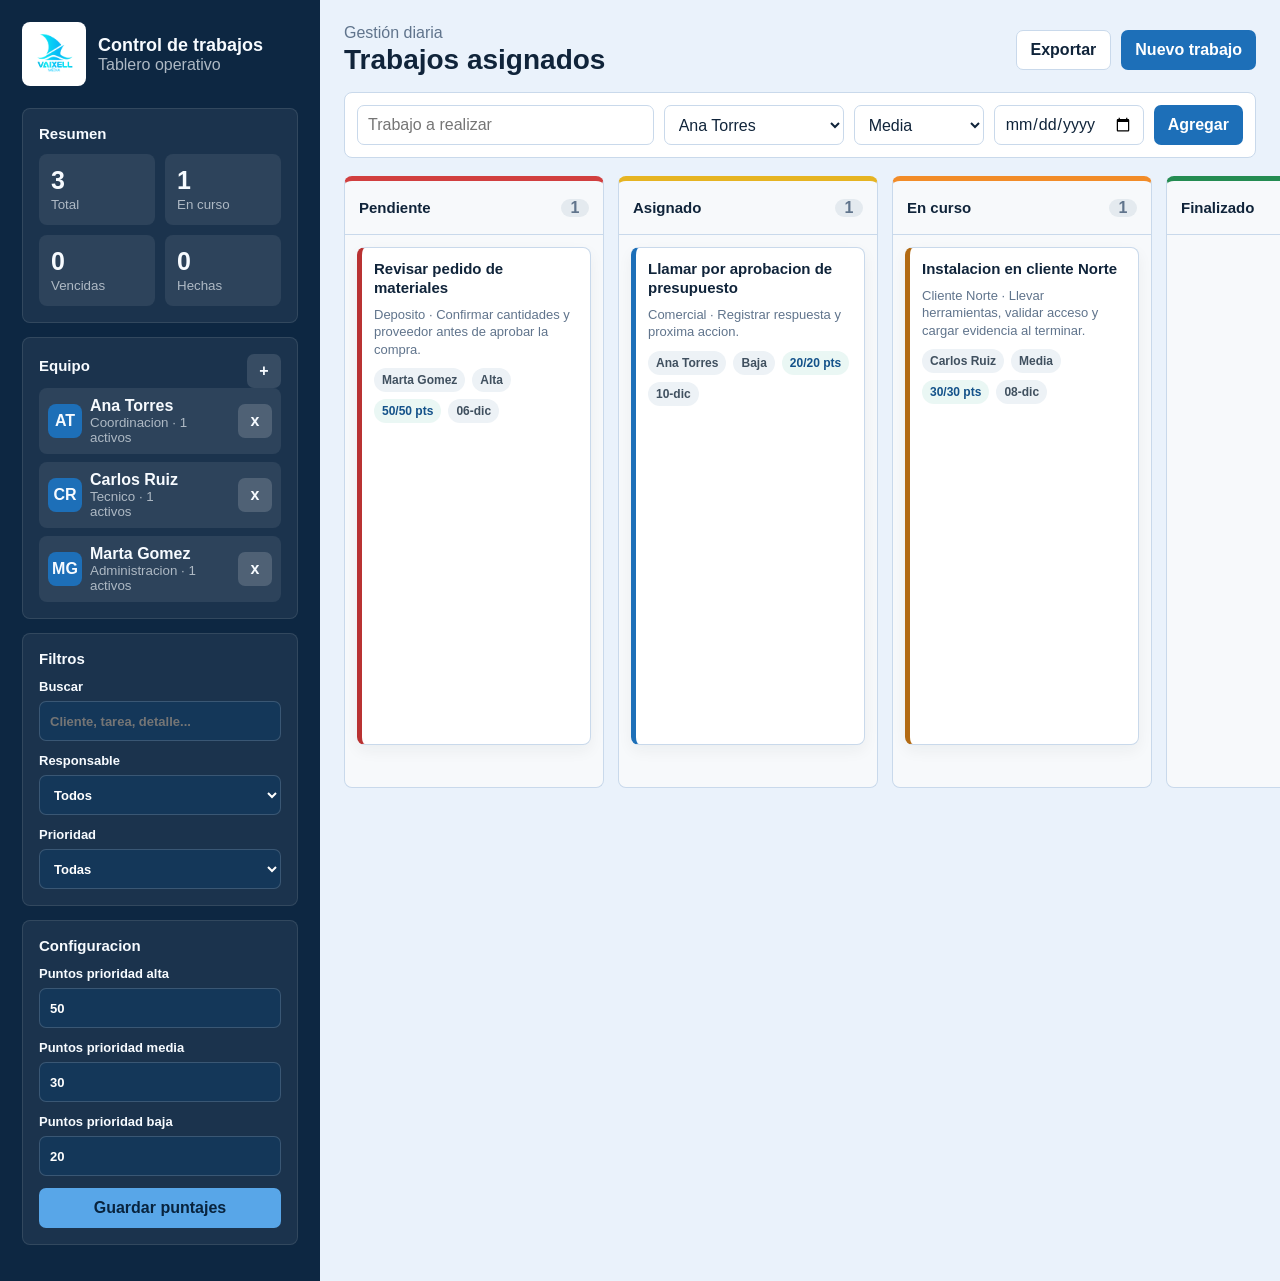
<file: index.html>
<!doctype html>
<html lang="es">
  <head>
    <meta charset="UTF-8" />
    <meta name="viewport" content="width=device-width, initial-scale=1.0" />
    <title>Control de trabajos</title>
    <link rel="stylesheet" href="styles.css" />
  </head>
  <body>
    <div class="app-shell">
      <aside class="sidebar">
        <div class="brand">
          <img class="brand-logo" src="vaixell-media-logo.png" alt="Vaixell Media" />
          <div>
            <h1>Control de trabajos</h1>
            <p>Tablero operativo</p>
          </div>
        </div>

        <section class="panel compact">
          <h2>Resumen</h2>
          <div class="stats-grid">
            <div>
              <span id="statTotal">0</span>
              <small>Total</small>
            </div>
            <div>
              <span id="statProgress">0</span>
              <small>En curso</small>
            </div>
            <div>
              <span id="statLate">0</span>
              <small>Vencidas</small>
            </div>
            <div>
              <span id="statDone">0</span>
              <small>Hechas</small>
            </div>
          </div>
        </section>

        <section class="panel">
          <div class="panel-title">
            <h2>Equipo</h2>
            <button class="icon-button" id="addEmployeeBtn" title="Agregar empleado">+</button>
          </div>
          <div class="employee-list" id="employeeList"></div>
        </section>

        <section class="panel">
          <h2>Filtros</h2>
          <label>
            Buscar
            <input id="searchInput" type="search" placeholder="Cliente, tarea, detalle..." />
          </label>
          <label>
            Responsable
            <select id="employeeFilter"></select>
          </label>
          <label>
            Prioridad
            <select id="priorityFilter">
              <option value="all">Todas</option>
              <option value="Alta">Alta</option>
              <option value="Media">Media</option>
              <option value="Baja">Baja</option>
            </select>
          </label>
        </section>

        <section class="panel">
          <h2>Configuracion</h2>
          <form id="settingsForm" class="settings-form">
            <label>
              Puntos prioridad alta
              <input id="pointsAlta" type="number" min="0" step="1" />
            </label>
            <label>
              Puntos prioridad media
              <input id="pointsMedia" type="number" min="0" step="1" />
            </label>
            <label>
              Puntos prioridad baja
              <input id="pointsBaja" type="number" min="0" step="1" />
            </label>
            <button type="submit">Guardar puntajes</button>
          </form>
        </section>
      </aside>

      <main class="workspace">
        <header class="topbar">
          <div>
            <p class="eyebrow">Gestión diaria</p>
            <h2>Trabajos asignados</h2>
          </div>
          <div class="actions">
            <button class="secondary" id="exportBtn">Exportar</button>
            <button class="primary" id="newTaskBtn">Nuevo trabajo</button>
          </div>
        </header>

        <section class="quick-entry">
          <form id="quickTaskForm">
            <input id="quickTitle" required placeholder="Trabajo a realizar" />
            <select id="quickEmployee"></select>
            <select id="quickPriority">
              <option>Media</option>
              <option>Alta</option>
              <option>Baja</option>
            </select>
            <input id="quickDue" type="date" />
            <button type="submit">Agregar</button>
          </form>
        </section>

        <section class="board" id="board"></section>
      </main>
    </div>

    <dialog id="taskDialog">
      <form id="taskForm" method="dialog">
        <div class="modal-head">
          <h2 id="dialogTitle">Nuevo trabajo</h2>
          <button type="button" class="icon-button" id="closeDialogBtn" title="Cerrar">x</button>
        </div>
        <input type="hidden" id="taskId" />
        <label>
          Trabajo
          <input id="taskTitle" required maxlength="90" />
        </label>
        <label>
          Cliente / área
          <input id="taskClient" maxlength="70" />
        </label>
        <div class="form-grid">
          <label>
            Responsable
            <select id="taskEmployee"></select>
          </label>
          <label>
            Estado
            <select id="taskStatus"></select>
          </label>
        </div>
        <div class="form-grid">
          <label>
            Prioridad
            <select id="taskPriority">
              <option>Alta</option>
              <option>Media</option>
              <option>Baja</option>
            </select>
          </label>
          <label>
            Vence
            <input id="taskDue" type="date" />
          </label>
        </div>
        <div class="form-grid">
          <label>
            Puntos de esta tarea
            <input id="taskPoints" type="number" min="0" step="1" value="30" />
          </label>
          <label>
            Descuento por dia de atraso
            <input id="taskPenalty" type="number" min="0" step="1" value="1" />
          </label>
        </div>
        <p class="points-preview" id="taskPointsPreview">Puntaje sugerido por prioridad: 30</p>
        <label>
          Detalle
          <textarea id="taskNotes" rows="4"></textarea>
        </label>
        <div class="modal-actions">
          <button type="button" class="danger" id="deleteTaskBtn">Eliminar</button>
          <span></span>
          <button type="button" class="secondary" id="cancelDialogBtn">Cancelar</button>
          <button class="primary" id="saveTaskBtn">Guardar</button>
        </div>
      </form>
    </dialog>

    <dialog id="employeeDialog">
      <form id="employeeForm" method="dialog">
        <div class="modal-head">
          <h2>Nuevo empleado</h2>
          <button type="button" class="icon-button" id="closeEmployeeBtn" title="Cerrar">x</button>
        </div>
        <label>
          Nombre
          <input id="employeeName" required maxlength="40" />
        </label>
        <label>
          Rol
          <input id="employeeRole" maxlength="50" placeholder="Técnico, administración..." />
        </label>
        <div class="modal-actions two">
          <button type="button" class="secondary" id="cancelEmployeeBtn">Cancelar</button>
          <button class="primary">Guardar</button>
        </div>
      </form>
    </dialog>

    <dialog id="confirmDialog">
      <form id="confirmForm" method="dialog">
        <div class="modal-head">
          <h2>Eliminar empleado</h2>
          <button type="button" class="icon-button" id="closeConfirmBtn" title="Cerrar">x</button>
        </div>
        <p class="confirm-copy" id="confirmMessage">
          Esta accion dejara las tareas asignadas sin responsable.
        </p>
        <div class="modal-actions two">
          <button type="button" class="secondary" id="cancelConfirmBtn">Cancelar</button>
          <button class="danger" id="confirmDeleteBtn">Eliminar</button>
        </div>
      </form>
    </dialog>

    <script src="app.js"></script>
  </body>
</html>
</file>
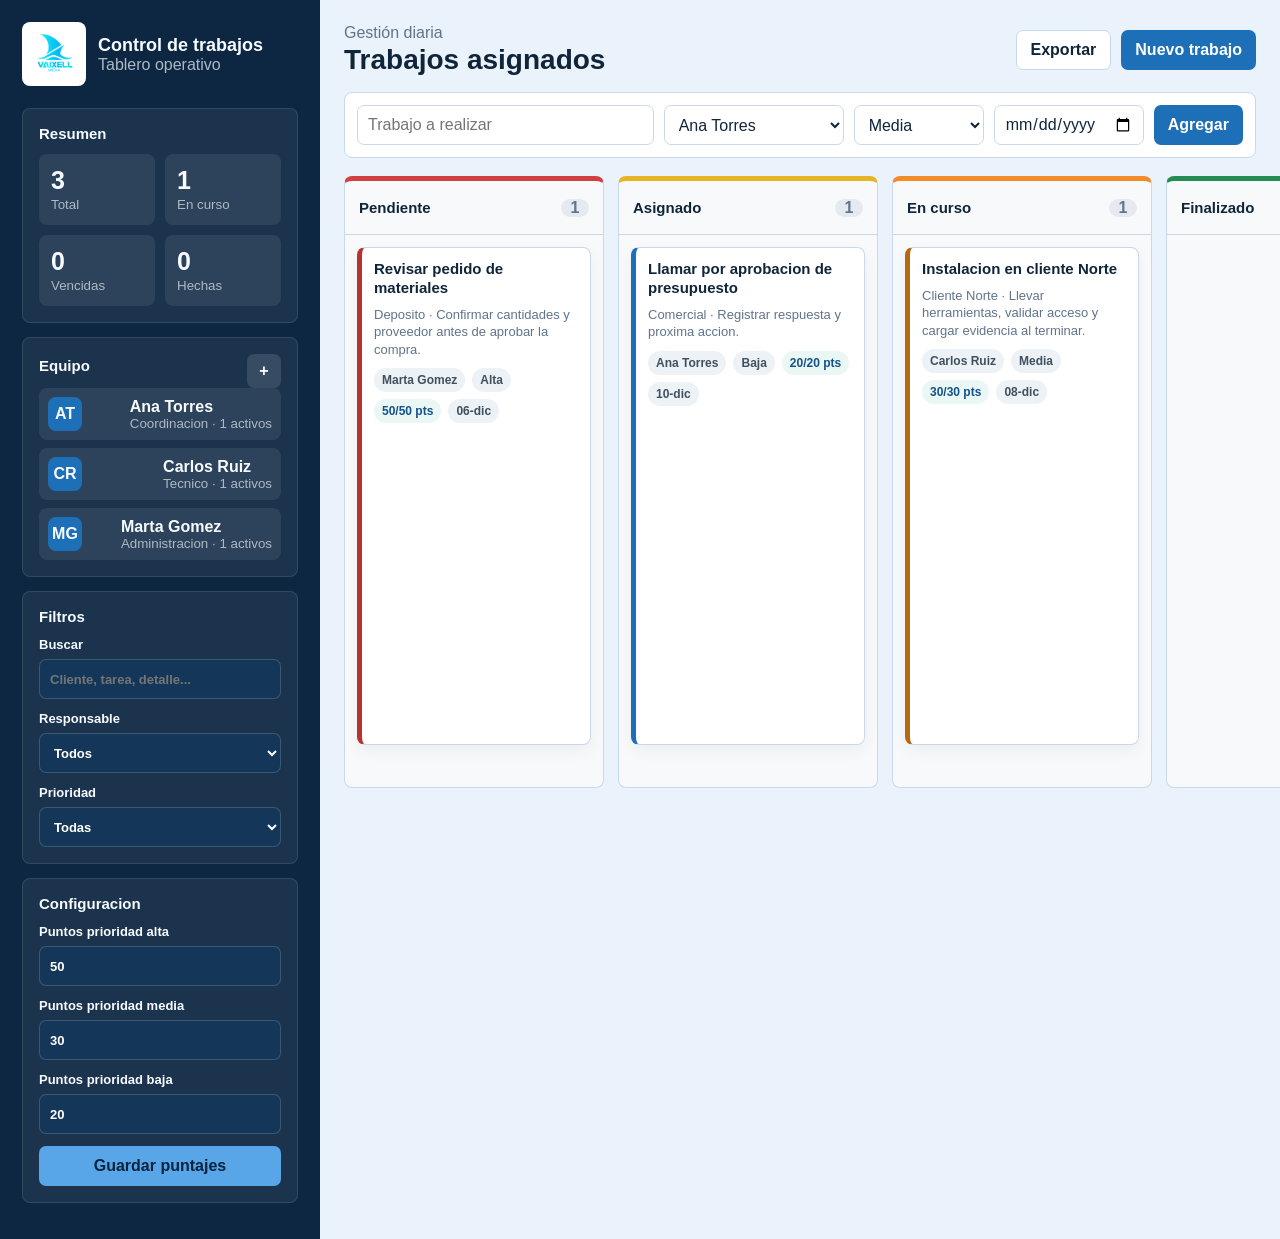
<file: quiero-crear-una-app-para-controlar/index.html>
<!doctype html>
<html lang="es">
  <head>
    <meta charset="UTF-8" />
    <meta name="viewport" content="width=device-width, initial-scale=1.0" />
    <title>Control de trabajos</title>
    <link rel="stylesheet" href="styles.css" />
  </head>
  <body>
    <div class="app-shell">
      <aside class="sidebar">
        <div class="brand">
          <img class="brand-logo" src="assets/vaixell-media-logo.png" alt="Vaixell Media" />
          <div>
            <h1>Control de trabajos</h1>
            <p>Tablero operativo</p>
          </div>
        </div>

        <section class="panel compact">
          <h2>Resumen</h2>
          <div class="stats-grid">
            <div>
              <span id="statTotal">0</span>
              <small>Total</small>
            </div>
            <div>
              <span id="statProgress">0</span>
              <small>En curso</small>
            </div>
            <div>
              <span id="statLate">0</span>
              <small>Vencidas</small>
            </div>
            <div>
              <span id="statDone">0</span>
              <small>Hechas</small>
            </div>
          </div>
        </section>

        <section class="panel">
          <div class="panel-title">
            <h2>Equipo</h2>
            <button class="icon-button" id="addEmployeeBtn" title="Agregar empleado">+</button>
          </div>
          <div class="employee-list" id="employeeList"></div>
        </section>

        <section class="panel">
          <h2>Filtros</h2>
          <label>
            Buscar
            <input id="searchInput" type="search" placeholder="Cliente, tarea, detalle..." />
          </label>
          <label>
            Responsable
            <select id="employeeFilter"></select>
          </label>
          <label>
            Prioridad
            <select id="priorityFilter">
              <option value="all">Todas</option>
              <option value="Alta">Alta</option>
              <option value="Media">Media</option>
              <option value="Baja">Baja</option>
            </select>
          </label>
        </section>

        <section class="panel">
          <h2>Configuracion</h2>
          <form id="settingsForm" class="settings-form">
            <label>
              Puntos prioridad alta
              <input id="pointsAlta" type="number" min="0" step="1" />
            </label>
            <label>
              Puntos prioridad media
              <input id="pointsMedia" type="number" min="0" step="1" />
            </label>
            <label>
              Puntos prioridad baja
              <input id="pointsBaja" type="number" min="0" step="1" />
            </label>
            <button type="submit">Guardar puntajes</button>
          </form>
        </section>
      </aside>

      <main class="workspace">
        <header class="topbar">
          <div>
            <p class="eyebrow">Gestión diaria</p>
            <h2>Trabajos asignados</h2>
          </div>
          <div class="actions">
            <button class="secondary" id="exportBtn">Exportar</button>
            <button class="primary" id="newTaskBtn">Nuevo trabajo</button>
          </div>
        </header>

        <section class="quick-entry">
          <form id="quickTaskForm">
            <input id="quickTitle" required placeholder="Trabajo a realizar" />
            <select id="quickEmployee"></select>
            <select id="quickPriority">
              <option>Media</option>
              <option>Alta</option>
              <option>Baja</option>
            </select>
            <input id="quickDue" type="date" />
            <button type="submit">Agregar</button>
          </form>
        </section>

        <section class="board" id="board"></section>
      </main>
    </div>

    <dialog id="taskDialog">
      <form id="taskForm" method="dialog">
        <div class="modal-head">
          <h2 id="dialogTitle">Nuevo trabajo</h2>
          <button type="button" class="icon-button" id="closeDialogBtn" title="Cerrar">x</button>
        </div>
        <input type="hidden" id="taskId" />
        <label>
          Trabajo
          <input id="taskTitle" required maxlength="90" />
        </label>
        <label>
          Cliente / área
          <input id="taskClient" maxlength="70" />
        </label>
        <div class="form-grid">
          <label>
            Responsable
            <select id="taskEmployee"></select>
          </label>
          <label>
            Estado
            <select id="taskStatus"></select>
          </label>
        </div>
        <div class="form-grid">
          <label>
            Prioridad
            <select id="taskPriority">
              <option>Alta</option>
              <option>Media</option>
              <option>Baja</option>
            </select>
          </label>
          <label>
            Vence
            <input id="taskDue" type="date" />
          </label>
        </div>
        <p class="points-preview" id="taskPointsPreview">Puntos por prioridad: 30</p>
        <label>
          Descuento por dia de atraso
          <input id="taskPenalty" type="number" min="0" step="1" value="1" />
        </label>
        <label>
          Detalle
          <textarea id="taskNotes" rows="4"></textarea>
        </label>
        <div class="modal-actions">
          <button type="button" class="danger" id="deleteTaskBtn">Eliminar</button>
          <span></span>
          <button type="button" class="secondary" id="cancelDialogBtn">Cancelar</button>
          <button class="primary" id="saveTaskBtn">Guardar</button>
        </div>
      </form>
    </dialog>

    <dialog id="employeeDialog">
      <form id="employeeForm" method="dialog">
        <div class="modal-head">
          <h2>Nuevo empleado</h2>
          <button type="button" class="icon-button" id="closeEmployeeBtn" title="Cerrar">x</button>
        </div>
        <label>
          Nombre
          <input id="employeeName" required maxlength="40" />
        </label>
        <label>
          Rol
          <input id="employeeRole" maxlength="50" placeholder="Técnico, administración..." />
        </label>
        <div class="modal-actions two">
          <button type="button" class="secondary" id="cancelEmployeeBtn">Cancelar</button>
          <button class="primary">Guardar</button>
        </div>
      </form>
    </dialog>

    <script src="app.js"></script>
  </body>
</html>
</file>
<file: styles.css>
:root {
  color-scheme: light;
  --bg: #eaf2fb;
  --surface: #ffffff;
  --surface-2: #f7f9fb;
  --ink: #10243a;
  --muted: #60748c;
  --line: #c9d9eb;
  --accent: #1d6fb8;
  --accent-dark: #14528a;
  --danger: #b93232;
  --warning: #b26a13;
  --blue: #1d6fb8;
  --shadow: 0 14px 35px rgba(29, 37, 45, 0.1);
}

* {
  box-sizing: border-box;
}

body {
  margin: 0;
  min-height: 100vh;
  background: var(--bg);
  color: var(--ink);
  font-family: Inter, "Segoe UI", Arial, sans-serif;
}

button,
input,
select,
textarea {
  font: inherit;
}

button {
  border: 0;
  cursor: pointer;
}

.app-shell {
  display: grid;
  grid-template-columns: 320px 1fr;
  min-height: 100vh;
}

.sidebar {
  background: #0d2742;
  color: #f7fbff;
  padding: 22px;
  overflow: auto;
}

.brand {
  display: flex;
  align-items: center;
  gap: 12px;
  margin-bottom: 22px;
}

.brand-logo {
  width: 64px;
  height: 64px;
  border-radius: 8px;
  object-fit: contain;
  background: #ffffff;
  padding: 6px;
}

h1,
h2,
p {
  margin: 0;
}

.brand h1 {
  font-size: 18px;
}

.brand p,
.eyebrow,
small {
  color: var(--muted);
}

.sidebar .brand p,
.sidebar small {
  color: #aeb9c4;
}

.panel {
  padding: 16px;
  margin-bottom: 14px;
  border: 1px solid rgba(255, 255, 255, 0.1);
  border-radius: 8px;
  background: rgba(255, 255, 255, 0.06);
}

.panel h2 {
  margin-bottom: 12px;
  font-size: 15px;
}

.panel-title,
.topbar,
.actions,
.modal-head,
.task-meta,
.employee-row,
.employee-main {
  display: flex;
  align-items: center;
}

.panel-title,
.topbar,
.modal-head,
.employee-row {
  justify-content: space-between;
}

.stats-grid {
  display: grid;
  grid-template-columns: repeat(2, 1fr);
  gap: 10px;
}

.stats-grid div {
  padding: 12px;
  border-radius: 8px;
  background: rgba(255, 255, 255, 0.08);
}

.stats-grid span {
  display: block;
  font-size: 25px;
  font-weight: 800;
}

label {
  display: grid;
  gap: 7px;
  margin-top: 12px;
  color: inherit;
  font-size: 13px;
  font-weight: 700;
}

input,
select,
textarea {
  width: 100%;
  min-height: 40px;
  border: 1px solid var(--line);
  border-radius: 7px;
  background: #fff;
  color: var(--ink);
  padding: 9px 10px;
  outline: none;
}

textarea {
  resize: vertical;
}

.sidebar input,
.sidebar select {
  border-color: rgba(255, 255, 255, 0.16);
  background: #143759;
  color: #fff;
}

.workspace {
  min-width: 0;
  padding: 24px;
  overflow: auto;
}

.topbar {
  gap: 18px;
  margin-bottom: 16px;
}

.topbar h2 {
  margin-top: 2px;
  font-size: 28px;
}

.actions {
  gap: 10px;
}

.primary,
.secondary,
.danger,
.quick-entry button {
  min-height: 40px;
  border-radius: 7px;
  padding: 0 14px;
  font-weight: 800;
}

.primary,
.quick-entry button {
  background: var(--accent);
  color: #fff;
}

.primary:hover,
.quick-entry button:hover {
  background: var(--accent-dark);
}

.secondary {
  border: 1px solid var(--line);
  background: #fff;
  color: var(--ink);
}

.danger {
  background: #fff0f0;
  color: var(--danger);
}

.icon-button {
  display: grid;
  place-items: center;
  min-width: 34px;
  height: 34px;
  border-radius: 7px;
  background: rgba(255, 255, 255, 0.12);
  color: inherit;
  font-weight: 900;
}

.quick-entry {
  margin-bottom: 18px;
  padding: 12px;
  border: 1px solid var(--line);
  border-radius: 8px;
  background: var(--surface);
}

.quick-entry form {
  display: grid;
  grid-template-columns: minmax(220px, 1fr) 180px 130px 150px auto;
  gap: 10px;
}

.settings-form button {
  width: 100%;
  min-height: 40px;
  margin-top: 12px;
  border-radius: 7px;
  background: #58a6e8;
  color: #08233d;
  font-weight: 800;
}

.board {
  display: grid;
  grid-template-columns: repeat(4, minmax(260px, 1fr));
  gap: 14px;
  align-items: start;
}

.column {
  min-height: 68vh;
  border: 1px solid var(--line);
  border-radius: 8px;
  background: var(--surface-2);
}

.column[data-status="pendiente"] {
  border-top: 5px solid #d13f3f;
}

.column[data-status="asignado"] {
  border-top: 5px solid #e6b422;
}

.column[data-status="en-curso"] {
  border-top: 5px solid #f28c28;
}

.column[data-status="finalizado"] {
  border-top: 5px solid #248c52;
}

.column-header {
  display: flex;
  justify-content: space-between;
  align-items: center;
  min-height: 54px;
  padding: 14px;
  border-bottom: 1px solid var(--line);
}

.column-header h3 {
  margin: 0;
  font-size: 15px;
}

.count {
  min-width: 28px;
  border-radius: 999px;
  background: #e4eaef;
  color: var(--muted);
  text-align: center;
  font-weight: 800;
}

.task-list {
  display: grid;
  gap: 10px;
  min-height: 58vh;
  padding: 12px;
}

.task-card {
  border: 1px solid var(--line);
  border-left: 5px solid var(--blue);
  border-radius: 8px;
  background: var(--surface);
  padding: 12px;
  box-shadow: 0 6px 15px rgba(29, 37, 45, 0.05);
}

.task-card.dragging {
  opacity: 0.5;
}

.task-card h4 {
  margin: 0 0 8px;
  font-size: 15px;
  line-height: 1.25;
}

.task-card p {
  color: var(--muted);
  font-size: 13px;
  line-height: 1.35;
}

.task-meta {
  flex-wrap: wrap;
  gap: 7px;
  margin-top: 10px;
}

.pill {
  display: inline-flex;
  align-items: center;
  min-height: 24px;
  max-width: 100%;
  border-radius: 999px;
  background: #edf2f6;
  color: #40505f;
  padding: 0 8px;
  font-size: 12px;
  font-weight: 800;
}

.priority-Alta {
  border-left-color: var(--danger);
}

.priority-Media {
  border-left-color: var(--warning);
}

.priority-Baja {
  border-left-color: var(--accent);
}

.late {
  background: #fff0e8;
  color: #a24211;
}

.points {
  background: #eaf7f4;
  color: var(--accent-dark);
}

.points.lost {
  background: #fff0f0;
  color: var(--danger);
}

.points-preview {
  margin-top: 12px;
  padding: 10px 12px;
  border-radius: 7px;
  background: #e9f4ff;
  color: var(--accent-dark);
  font-size: 13px;
  font-weight: 800;
}

.employee-list {
  display: grid;
  gap: 8px;
}

.employee-row {
  gap: 8px;
  padding: 9px;
  border-radius: 8px;
  background: rgba(255, 255, 255, 0.08);
}

.employee-main {
  gap: 8px;
  min-width: 0;
}

.delete-employee-btn {
  flex: 0 0 34px;
  background: rgba(255, 255, 255, 0.16);
}

.delete-employee-btn:hover {
  background: rgba(255, 255, 255, 0.26);
}

.avatar {
  display: grid;
  place-items: center;
  flex: 0 0 34px;
  height: 34px;
  border-radius: 8px;
  background: var(--accent);
  font-weight: 900;
}

.employee-row strong,
.employee-row small {
  display: block;
}

dialog {
  width: min(620px, calc(100vw - 24px));
  border: 0;
  border-radius: 8px;
  padding: 0;
  box-shadow: var(--shadow);
}

dialog::backdrop {
  background: rgba(13, 20, 27, 0.55);
}

dialog form {
  padding: 18px;
}

.confirm-copy {
  margin-top: 10px;
  color: var(--muted);
  line-height: 1.45;
}

.form-grid {
  display: grid;
  grid-template-columns: 1fr 1fr;
  gap: 12px;
}

.modal-actions {
  display: grid;
  grid-template-columns: auto 1fr auto auto;
  gap: 10px;
  margin-top: 16px;
}

.modal-actions.two {
  grid-template-columns: 1fr auto;
}

.drop-target {
  outline: 2px dashed var(--accent);
  outline-offset: -8px;
}

@media (max-width: 1100px) {
  .app-shell {
    grid-template-columns: 1fr;
  }

  .sidebar {
    display: grid;
    grid-template-columns: repeat(2, minmax(240px, 1fr));
    gap: 12px;
  }

  .brand {
    grid-column: 1 / -1;
  }

  .panel {
    margin: 0;
  }

  .board {
    grid-template-columns: repeat(2, minmax(260px, 1fr));
  }
}

@media (max-width: 760px) {
  .workspace,
  .sidebar {
    padding: 14px;
  }

  .sidebar,
  .board,
  .quick-entry form,
  .form-grid {
    grid-template-columns: 1fr;
  }

  .topbar {
    align-items: stretch;
    flex-direction: column;
  }

  .actions {
    display: grid;
    grid-template-columns: 1fr 1fr;
  }

  .column {
    min-height: auto;
  }
}
</file>
<file: quiero-crear-una-app-para-controlar/styles.css>
:root {
  color-scheme: light;
  --bg: #eaf2fb;
  --surface: #ffffff;
  --surface-2: #f7f9fb;
  --ink: #10243a;
  --muted: #60748c;
  --line: #c9d9eb;
  --accent: #1d6fb8;
  --accent-dark: #14528a;
  --danger: #b93232;
  --warning: #b26a13;
  --blue: #1d6fb8;
  --shadow: 0 14px 35px rgba(29, 37, 45, 0.1);
}

* {
  box-sizing: border-box;
}

body {
  margin: 0;
  min-height: 100vh;
  background: var(--bg);
  color: var(--ink);
  font-family: Inter, "Segoe UI", Arial, sans-serif;
}

button,
input,
select,
textarea {
  font: inherit;
}

button {
  border: 0;
  cursor: pointer;
}

.app-shell {
  display: grid;
  grid-template-columns: 320px 1fr;
  min-height: 100vh;
}

.sidebar {
  background: #0d2742;
  color: #f7fbff;
  padding: 22px;
  overflow: auto;
}

.brand {
  display: flex;
  align-items: center;
  gap: 12px;
  margin-bottom: 22px;
}

.brand-logo {
  width: 64px;
  height: 64px;
  border-radius: 8px;
  object-fit: contain;
  background: #ffffff;
  padding: 6px;
}

h1,
h2,
p {
  margin: 0;
}

.brand h1 {
  font-size: 18px;
}

.brand p,
.eyebrow,
small {
  color: var(--muted);
}

.sidebar .brand p,
.sidebar small {
  color: #aeb9c4;
}

.panel {
  padding: 16px;
  margin-bottom: 14px;
  border: 1px solid rgba(255, 255, 255, 0.1);
  border-radius: 8px;
  background: rgba(255, 255, 255, 0.06);
}

.panel h2 {
  margin-bottom: 12px;
  font-size: 15px;
}

.panel-title,
.topbar,
.actions,
.modal-head,
.task-meta,
.employee-row {
  display: flex;
  align-items: center;
}

.panel-title,
.topbar,
.modal-head,
.employee-row {
  justify-content: space-between;
}

.stats-grid {
  display: grid;
  grid-template-columns: repeat(2, 1fr);
  gap: 10px;
}

.stats-grid div {
  padding: 12px;
  border-radius: 8px;
  background: rgba(255, 255, 255, 0.08);
}

.stats-grid span {
  display: block;
  font-size: 25px;
  font-weight: 800;
}

label {
  display: grid;
  gap: 7px;
  margin-top: 12px;
  color: inherit;
  font-size: 13px;
  font-weight: 700;
}

input,
select,
textarea {
  width: 100%;
  min-height: 40px;
  border: 1px solid var(--line);
  border-radius: 7px;
  background: #fff;
  color: var(--ink);
  padding: 9px 10px;
  outline: none;
}

textarea {
  resize: vertical;
}

.sidebar input,
.sidebar select {
  border-color: rgba(255, 255, 255, 0.16);
  background: #143759;
  color: #fff;
}

.workspace {
  min-width: 0;
  padding: 24px;
  overflow: auto;
}

.topbar {
  gap: 18px;
  margin-bottom: 16px;
}

.topbar h2 {
  margin-top: 2px;
  font-size: 28px;
}

.actions {
  gap: 10px;
}

.primary,
.secondary,
.danger,
.quick-entry button {
  min-height: 40px;
  border-radius: 7px;
  padding: 0 14px;
  font-weight: 800;
}

.primary,
.quick-entry button {
  background: var(--accent);
  color: #fff;
}

.primary:hover,
.quick-entry button:hover {
  background: var(--accent-dark);
}

.secondary {
  border: 1px solid var(--line);
  background: #fff;
  color: var(--ink);
}

.danger {
  background: #fff0f0;
  color: var(--danger);
}

.icon-button {
  display: grid;
  place-items: center;
  min-width: 34px;
  height: 34px;
  border-radius: 7px;
  background: rgba(255, 255, 255, 0.12);
  color: inherit;
  font-weight: 900;
}

.quick-entry {
  margin-bottom: 18px;
  padding: 12px;
  border: 1px solid var(--line);
  border-radius: 8px;
  background: var(--surface);
}

.quick-entry form {
  display: grid;
  grid-template-columns: minmax(220px, 1fr) 180px 130px 150px auto;
  gap: 10px;
}

.settings-form button {
  width: 100%;
  min-height: 40px;
  margin-top: 12px;
  border-radius: 7px;
  background: #58a6e8;
  color: #08233d;
  font-weight: 800;
}

.board {
  display: grid;
  grid-template-columns: repeat(4, minmax(260px, 1fr));
  gap: 14px;
  align-items: start;
}

.column {
  min-height: 68vh;
  border: 1px solid var(--line);
  border-radius: 8px;
  background: var(--surface-2);
}

.column[data-status="pendiente"] {
  border-top: 5px solid #d13f3f;
}

.column[data-status="asignado"] {
  border-top: 5px solid #e6b422;
}

.column[data-status="en-curso"] {
  border-top: 5px solid #f28c28;
}

.column[data-status="finalizado"] {
  border-top: 5px solid #248c52;
}

.column-header {
  display: flex;
  justify-content: space-between;
  align-items: center;
  min-height: 54px;
  padding: 14px;
  border-bottom: 1px solid var(--line);
}

.column-header h3 {
  margin: 0;
  font-size: 15px;
}

.count {
  min-width: 28px;
  border-radius: 999px;
  background: #e4eaef;
  color: var(--muted);
  text-align: center;
  font-weight: 800;
}

.task-list {
  display: grid;
  gap: 10px;
  min-height: 58vh;
  padding: 12px;
}

.task-card {
  border: 1px solid var(--line);
  border-left: 5px solid var(--blue);
  border-radius: 8px;
  background: var(--surface);
  padding: 12px;
  box-shadow: 0 6px 15px rgba(29, 37, 45, 0.05);
}

.task-card.dragging {
  opacity: 0.5;
}

.task-card h4 {
  margin: 0 0 8px;
  font-size: 15px;
  line-height: 1.25;
}

.task-card p {
  color: var(--muted);
  font-size: 13px;
  line-height: 1.35;
}

.task-meta {
  flex-wrap: wrap;
  gap: 7px;
  margin-top: 10px;
}

.pill {
  display: inline-flex;
  align-items: center;
  min-height: 24px;
  max-width: 100%;
  border-radius: 999px;
  background: #edf2f6;
  color: #40505f;
  padding: 0 8px;
  font-size: 12px;
  font-weight: 800;
}

.priority-Alta {
  border-left-color: var(--danger);
}

.priority-Media {
  border-left-color: var(--warning);
}

.priority-Baja {
  border-left-color: var(--accent);
}

.late {
  background: #fff0e8;
  color: #a24211;
}

.points {
  background: #eaf7f4;
  color: var(--accent-dark);
}

.points.lost {
  background: #fff0f0;
  color: var(--danger);
}

.points-preview {
  margin-top: 12px;
  padding: 10px 12px;
  border-radius: 7px;
  background: #e9f4ff;
  color: var(--accent-dark);
  font-size: 13px;
  font-weight: 800;
}

.employee-list {
  display: grid;
  gap: 8px;
}

.employee-row {
  gap: 8px;
  padding: 9px;
  border-radius: 8px;
  background: rgba(255, 255, 255, 0.08);
}

.avatar {
  display: grid;
  place-items: center;
  flex: 0 0 34px;
  height: 34px;
  border-radius: 8px;
  background: var(--accent);
  font-weight: 900;
}

.employee-row strong,
.employee-row small {
  display: block;
}

dialog {
  width: min(620px, calc(100vw - 24px));
  border: 0;
  border-radius: 8px;
  padding: 0;
  box-shadow: var(--shadow);
}

dialog::backdrop {
  background: rgba(13, 20, 27, 0.55);
}

dialog form {
  padding: 18px;
}

.form-grid {
  display: grid;
  grid-template-columns: 1fr 1fr;
  gap: 12px;
}

.modal-actions {
  display: grid;
  grid-template-columns: auto 1fr auto auto;
  gap: 10px;
  margin-top: 16px;
}

.modal-actions.two {
  grid-template-columns: 1fr auto;
}

.drop-target {
  outline: 2px dashed var(--accent);
  outline-offset: -8px;
}

@media (max-width: 1100px) {
  .app-shell {
    grid-template-columns: 1fr;
  }

  .sidebar {
    display: grid;
    grid-template-columns: repeat(2, minmax(240px, 1fr));
    gap: 12px;
  }

  .brand {
    grid-column: 1 / -1;
  }

  .panel {
    margin: 0;
  }

  .board {
    grid-template-columns: repeat(2, minmax(260px, 1fr));
  }
}

@media (max-width: 760px) {
  .workspace,
  .sidebar {
    padding: 14px;
  }

  .sidebar,
  .board,
  .quick-entry form,
  .form-grid {
    grid-template-columns: 1fr;
  }

  .topbar {
    align-items: stretch;
    flex-direction: column;
  }

  .actions {
    display: grid;
    grid-template-columns: 1fr 1fr;
  }

  .column {
    min-height: auto;
  }
}
</file>
